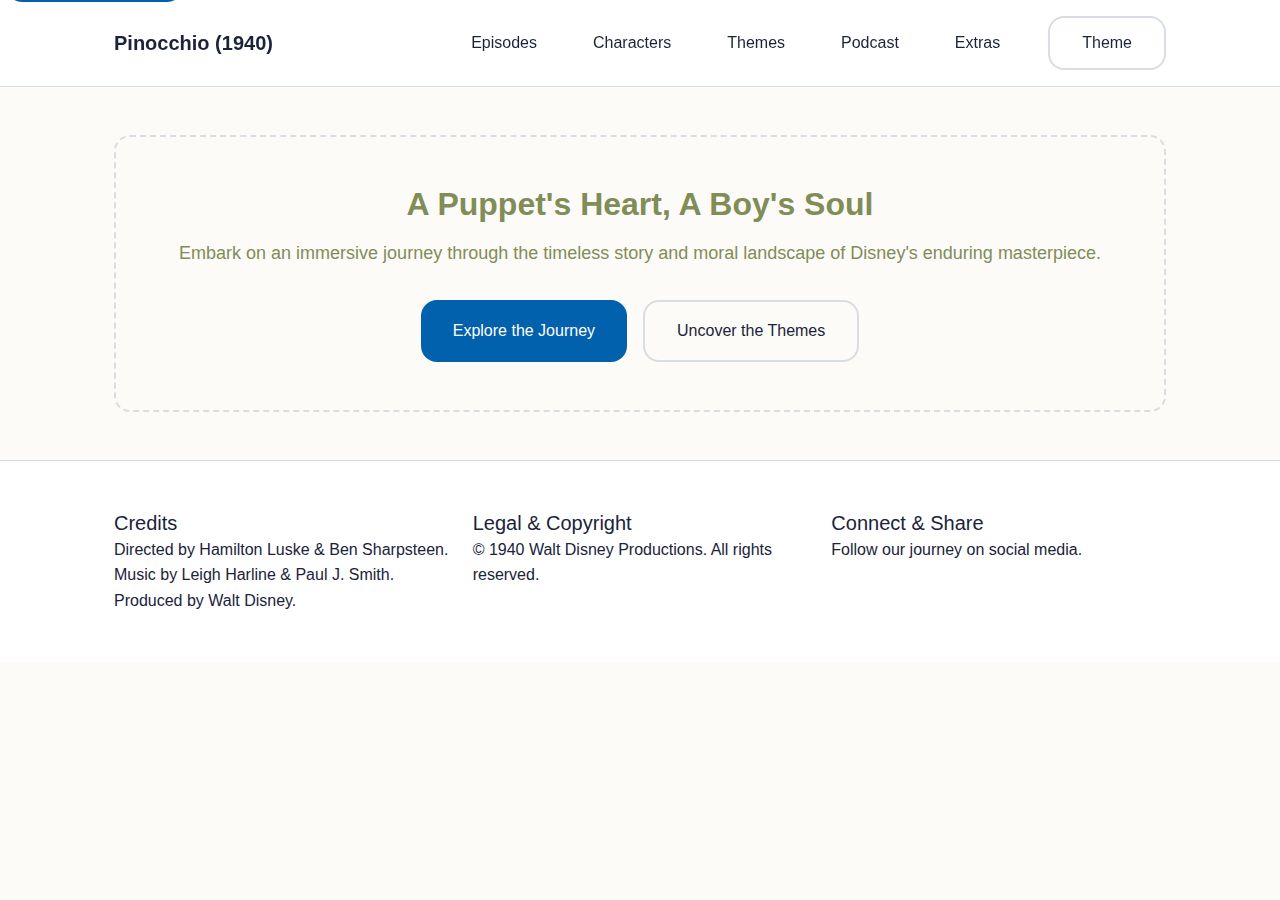
<file: development/site/index.html>
<!DOCTYPE html>
<html lang="en">
<head>
    <meta charset="UTF-8">
    <meta name="viewport" content="width=device-width, initial-scale=1.0">
    <title>The Moral Journey • Pinocchio (1940)</title>
    <meta name="description" content="Explore the profound moral journey and timeless lessons of Walt Disney's Pinocchio (1940) through an immersive digital exhibit.">
    <meta property="og:title" content="Pinocchio (1940) • A Moral Journey">
    <meta property="og:description" content="Discover the characters, themes, and life lessons of Disney's classic animated film, Pinocchio.">
    <meta property="og:image" content="[OG Image Placeholder - Pinocchio (1940)]">
    
    <link rel="stylesheet" href="site.css">
</head>
<body>
    <a href="#main" class="skip-link">Skip to main content</a>
    
    <header class="nav">
        <div class="container">
            <div class="nav-content">
                <a href="index.html" class="nav-brand">Pinocchio (1940)</a>
                <nav>
                    <ul class="nav-links">
                        <li><a href="episodes.html" class="nav-link">Episodes</a></li>
                        <li><a href="characters.html" class="nav-link">Characters</a></li>
                        <li><a href="themes.html" class="nav-link">Themes</a></li>
                        <li><a href="podcast.html" class="nav-link">Podcast</a></li>
                        <li><a href="extras.html" class="nav-link">Extras</a></li>
                    </ul>
                </nav>
                <button class="btn btn-outline theme-toggle" type="button">Theme</button>
            </div>
        </div>
    </header>
    
    <main id="main">
        <section class="hero">
            <div class="container">
                <div class="placeholder-box" role="img" aria-label="Placeholder: Hero visual of Pinocchio">
                    <h1>A Puppet's Heart, A Boy's Soul</h1>
                    <p>Embark on an immersive journey through the timeless story and moral landscape of Disney's enduring masterpiece.</p>
                    <div class="hero-actions">
                        <a href="episodes.html" class="btn btn-primary">Explore the Journey</a>
                        <a href="themes.html" class="btn btn-outline">Uncover the Themes</a>
                    </div>
                </div>
            </div>
        </section>
    </main>
    
    <footer class="section" style="background: var(--surface); border-top: 1px solid var(--border);">
        <div class="container">
            <div class="grid grid-3">
                <div>
                    <h3>Credits</h3>
                    <p>Directed by Hamilton Luske & Ben Sharpsteen. Music by Leigh Harline & Paul J. Smith. Produced by Walt Disney.</p>
                </div>
                <div>
                    <h3>Legal & Copyright</h3>
                    <p>© 1940 Walt Disney Productions. All rights reserved.</p>
                </div>
                <div>
                    <h3>Connect & Share</h3>
                    <p>Follow our journey on social media.</p>
                </div>
            </div>
        </div>
    </footer>
    
    <script src="site.js" defer></script>
</body>
</html>
</file>
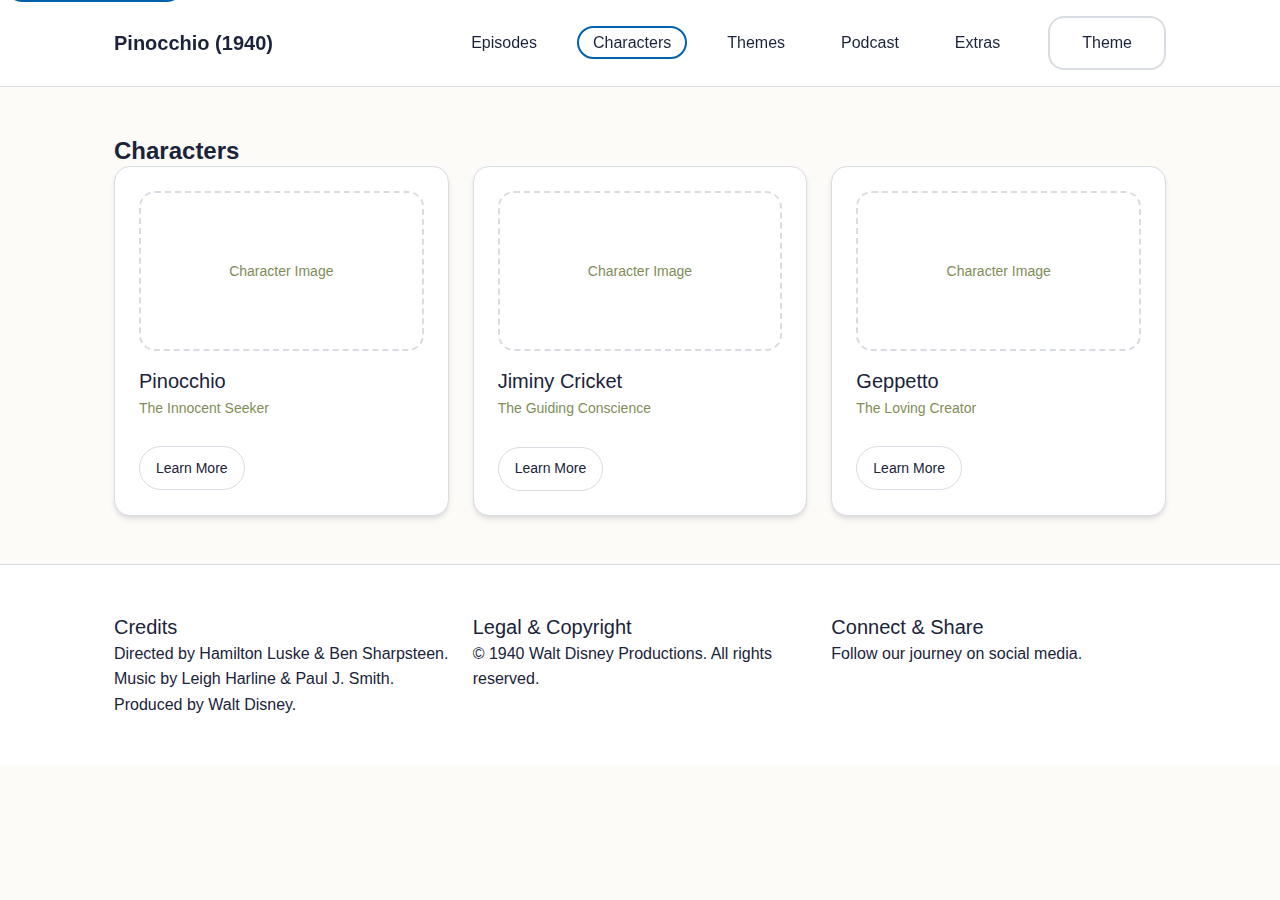
<file: development/site/characters.html>
<!DOCTYPE html>
<html lang="en">
<head>
    <meta charset="UTF-8">
    <meta name="viewport" content="width=device-width, initial-scale=1.0">
    <title>Characters • Pinocchio (1940)</title>
    <meta name="description" content="Meet the iconic characters of Walt Disney's Pinocchio (1940) and understand their roles in this timeless tale of morality.">
    <meta property="og:title" content="Pinocchio (1940) • Characters">
    <meta property="og:description" content="Discover the cast of memorable characters from Disney's classic animated film.">
    <meta property="og:image" content="[OG Image Placeholder - Pinocchio (1940) Characters]">
    
    <link rel="stylesheet" href="site.css">
</head>
<body>
    <a href="#main" class="skip-link">Skip to main content</a>
    
    <header class="nav">
        <div class="container">
            <div class="nav-content">
                <a href="index.html" class="nav-brand">Pinocchio (1940)</a>
                <nav>
                    <ul class="nav-links">
                        <li><a href="episodes.html" class="nav-link">Episodes</a></li>
                        <li><a href="characters.html" class="nav-link">Characters</a></li>
                        <li><a href="themes.html" class="nav-link">Themes</a></li>
                        <li><a href="podcast.html" class="nav-link">Podcast</a></li>
                        <li><a href="extras.html" class="nav-link">Extras</a></li>
                    </ul>
                </nav>
                <button class="btn btn-outline theme-toggle" type="button">Theme</button>
            </div>
        </div>
    </header>
    
    <main id="main">
        <section id="characters" class="section">
            <div class="container">
                <h2>Characters</h2>
                <div class="grid grid-3">
                    <article class="card">
                        <div class="placeholder-media" role="img" aria-label="Placeholder: Character image of Pinocchio">Character Image</div>
                        <h3>Pinocchio</h3>
                        <small>The Innocent Seeker</small>
                        <br><br>
                        <a href="#character-1" class="chip">Learn More</a>
                    </article>
                    <article class="card">
                        <div class="placeholder-media" role="img" aria-label="Placeholder: Character image of Jiminy Cricket">Character Image</div>
                        <h3>Jiminy Cricket</h3>
                        <small>The Guiding Conscience</small>
                        <br><br>
                        <a href="#character-2" class="chip">Learn More</a>
                    </article>
                    <article class="card">
                        <div class="placeholder-media" role="img" aria-label="Placeholder: Character image of Geppetto">Character Image</div>
                        <h3>Geppetto</h3>
                        <small>The Loving Creator</small>
                        <br><br>
                        <a href="#character-3" class="chip">Learn More</a>
                    </article>
                </div>
            </div>
        </section>
    </main>
    
    <footer class="section" style="background: var(--surface); border-top: 1px solid var(--border);">
        <div class="container">
            <div class="grid grid-3">
                <div>
                    <h3>Credits</h3>
                    <p>Directed by Hamilton Luske & Ben Sharpsteen. Music by Leigh Harline & Paul J. Smith. Produced by Walt Disney.</p>
                </div>
                <div>
                    <h3>Legal & Copyright</h3>
                    <p>© 1940 Walt Disney Productions. All rights reserved.</p>
                </div>
                <div>
                    <h3>Connect & Share</h3>
                    <p>Follow our journey on social media.</p>
                </div>
            </div>
        </div>
    </footer>

    <!-- Hidden anchor targets for navigation within this page -->
    <div id="character-1" tabindex="-1"></div>
    <div id="character-2" tabindex="-1"></div>
    <div id="character-3" tabindex="-1"></div>

    <script src="site.js" defer></script>
</body>
</html>
</file>
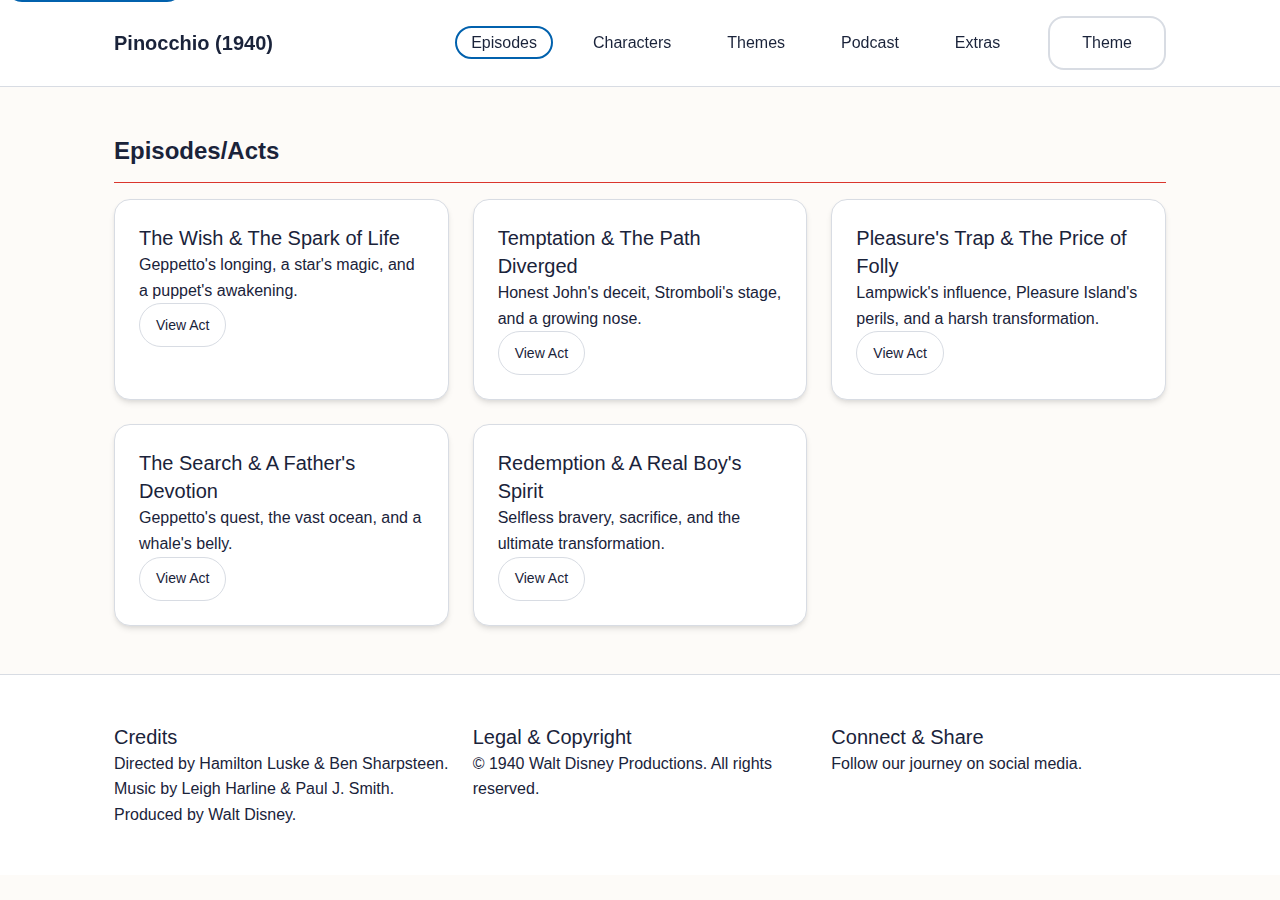
<file: development/site/episodes.html>
<!DOCTYPE html>
<html lang="en">
<head>
    <meta charset="UTF-8">
    <meta name="viewport" content="width=device-width, initial-scale=1.0">
    <title>Episodes/Acts • Pinocchio (1940)</title>
    <meta name="description" content="Dive into the five acts of Pinocchio's moral journey, exploring key moments and lessons from the classic 1940 film.">
    <meta property="og:title" content="Pinocchio (1940) • Episodes/Acts">
    <meta property="og:description" content="Explore the episodic structure and pivotal moments of Disney's Pinocchio.">
    <meta property="og:image" content="[OG Image Placeholder - Pinocchio (1940) Episodes]">
    
    <link rel="stylesheet" href="site.css">
</head>
<body>
    <a href="#main" class="skip-link">Skip to main content</a>
    
    <header class="nav">
        <div class="container">
            <div class="nav-content">
                <a href="index.html" class="nav-brand">Pinocchio (1940)</a>
                <nav>
                    <ul class="nav-links">
                        <li><a href="episodes.html" class="nav-link">Episodes</a></li>
                        <li><a href="characters.html" class="nav-link">Characters</a></li>
                        <li><a href="themes.html" class="nav-link">Themes</a></li>
                        <li><a href="podcast.html" class="nav-link">Podcast</a></li>
                        <li><a href="extras.html" class="nav-link">Extras</a></li>
                    </ul>
                </nav>
                <button class="btn btn-outline theme-toggle" type="button">Theme</button>
            </div>
        </div>
    </header>
    
    <main id="main">
        <section id="episodes" class="section">
            <div class="container">
                <h2>Episodes/Acts</h2>
                <div class="string-rule"></div>
                <div class="grid grid-3">
                    <article class="card">
                        <h3>The Wish & The Spark of Life</h3>
                        <p>Geppetto's longing, a star's magic, and a puppet's awakening.</p>
                        <a href="#act-1" class="chip">View Act</a>
                    </article>
                    <article class="card">
                        <h3>Temptation & The Path Diverged</h3>
                        <p>Honest John's deceit, Stromboli's stage, and a growing nose.</p>
                        <a href="#act-2" class="chip">View Act</a>
                    </article>
                    <article class="card">
                        <h3>Pleasure's Trap & The Price of Folly</h3>
                        <p>Lampwick's influence, Pleasure Island's perils, and a harsh transformation.</p>
                        <a href="#act-3" class="chip">View Act</a>
                    </article>
                    <article class="card">
                        <h3>The Search & A Father's Devotion</h3>
                        <p>Geppetto's quest, the vast ocean, and a whale's belly.</p>
                        <a href="#act-4" class="chip">View Act</a>
                    </article>
                    <article class="card">
                        <h3>Redemption & A Real Boy's Spirit</h3>
                        <p>Selfless bravery, sacrifice, and the ultimate transformation.</p>
                        <a href="#act-5" class="chip">View Act</a>
                    </article>
                </div>
            </div>
        </section>
    </main>
    
    <footer class="section" style="background: var(--surface); border-top: 1px solid var(--border);">
        <div class="container">
            <div class="grid grid-3">
                <div>
                    <h3>Credits</h3>
                    <p>Directed by Hamilton Luske & Ben Sharpsteen. Music by Leigh Harline & Paul J. Smith. Produced by Walt Disney.</p>
                </div>
                <div>
                    <h3>Legal & Copyright</h3>
                    <p>© 1940 Walt Disney Productions. All rights reserved.</p>
                </div>
                <div>
                    <h3>Connect & Share</h3>
                    <p>Follow our journey on social media.</p>
                </div>
            </div>
        </div>
    </footer>

    <!-- Hidden anchor targets for navigation within this page -->
    <div id="act-1" tabindex="-1"></div>
    <div id="act-2" tabindex="-1"></div>
    <div id="act-3" tabindex="-1"></div>
    <div id="act-4" tabindex="-1"></div>
    <div id="act-5" tabindex="-1"></div>

    <script src="site.js" defer></script>
</body>
</html>
</file>
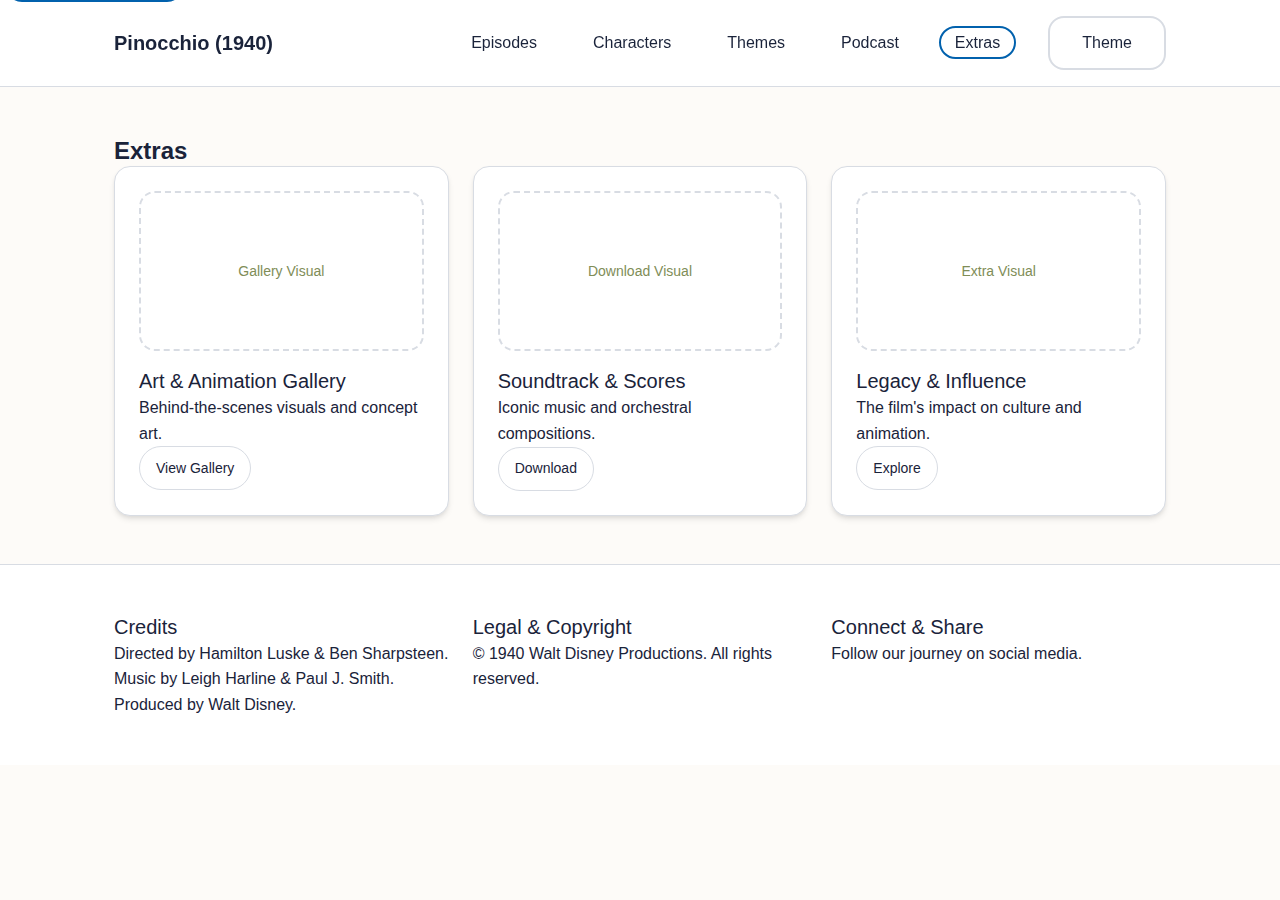
<file: development/site/extras.html>
<!DOCTYPE html>
<html lang="en">
<head>
    <meta charset="UTF-8">
    <meta name="viewport" content="width=device-width, initial-scale=1.0">
    <title>Extras • Pinocchio (1940)</title>
    <meta name="description" content="Discover additional content related to Walt Disney's Pinocchio (1940), including galleries, downloads, and insights into its enduring legacy.">
    <meta property="og:title" content="Pinocchio (1940) • Extras">
    <meta property="og:description" content="Explore galleries, downloads, and the cultural impact of Disney's classic animated film.">
    <meta property="og:image" content="[OG Image Placeholder - Pinocchio (1940) Extras]">
    
    <link rel="stylesheet" href="site.css">
</head>
<body>
    <a href="#main" class="skip-link">Skip to main content</a>
    
    <header class="nav">
        <div class="container">
            <div class="nav-content">
                <a href="index.html" class="nav-brand">Pinocchio (1940)</a>
                <nav>
                    <ul class="nav-links">
                        <li><a href="episodes.html" class="nav-link">Episodes</a></li>
                        <li><a href="characters.html" class="nav-link">Characters</a></li>
                        <li><a href="themes.html" class="nav-link">Themes</a></li>
                        <li><a href="podcast.html" class="nav-link">Podcast</a></li>
                        <li><a href="extras.html" class="nav-link">Extras</a></li>
                    </ul>
                </nav>
                <button class="btn btn-outline theme-toggle" type="button">Theme</button>
            </div>
        </div>
    </header>
    
    <main id="main">
        <section id="extras" class="section">
            <div class="container">
                <h2>Extras</h2>
                <div class="grid grid-3">
                    <article class="card">
                        <div class="placeholder-media" role="img" aria-label="Placeholder: Gallery visual of concept art">Gallery Visual</div>
                        <h3>Art & Animation Gallery</h3>
                        <p>Behind-the-scenes visuals and concept art.</p>
                        <a href="#gallery" class="chip">View Gallery</a>
                    </article>
                    <article class="card">
                        <div class="placeholder-media" role="img" aria-label="Placeholder: Download visual for soundtrack">Download Visual</div>
                        <h3>Soundtrack & Scores</h3>
                        <p>Iconic music and orchestral compositions.</p>
                        <a href="#downloads" class="chip">Download</a>
                    </article>
                    <article class="card">
                        <div class="placeholder-media" role="img" aria-label="Placeholder: Extra visual of film legacy">Extra Visual</div>
                        <h3>Legacy & Influence</h3>
                        <p>The film's impact on culture and animation.</p>
                        <a href="#extra" class="chip">Explore</a>
                    </article>
                </div>
            </div>
        </section>
    </main>
    
    <footer class="section" style="background: var(--surface); border-top: 1px solid var(--border);">
        <div class="container">
            <div class="grid grid-3">
                <div>
                    <h3>Credits</h3>
                    <p>Directed by Hamilton Luske & Ben Sharpsteen. Music by Leigh Harline & Paul J. Smith. Produced by Walt Disney.</p>
                </div>
                <div>
                    <h3>Legal & Copyright</h3>
                    <p>© 1940 Walt Disney Productions. All rights reserved.</p>
                </div>
                <div>
                    <h3>Connect & Share</h3>
                    <p>Follow our journey on social media.</p>
                </div>
            </div>
        </div>
    </footer>

    <!-- Hidden anchor targets for navigation within this page -->
    <div id="gallery" tabindex="-1"></div>
    <div id="downloads" tabindex="-1"></div>
    <div id="extra" tabindex="-1"></div>

    <script src="site.js" defer></script>
</body>
</html>
</file>
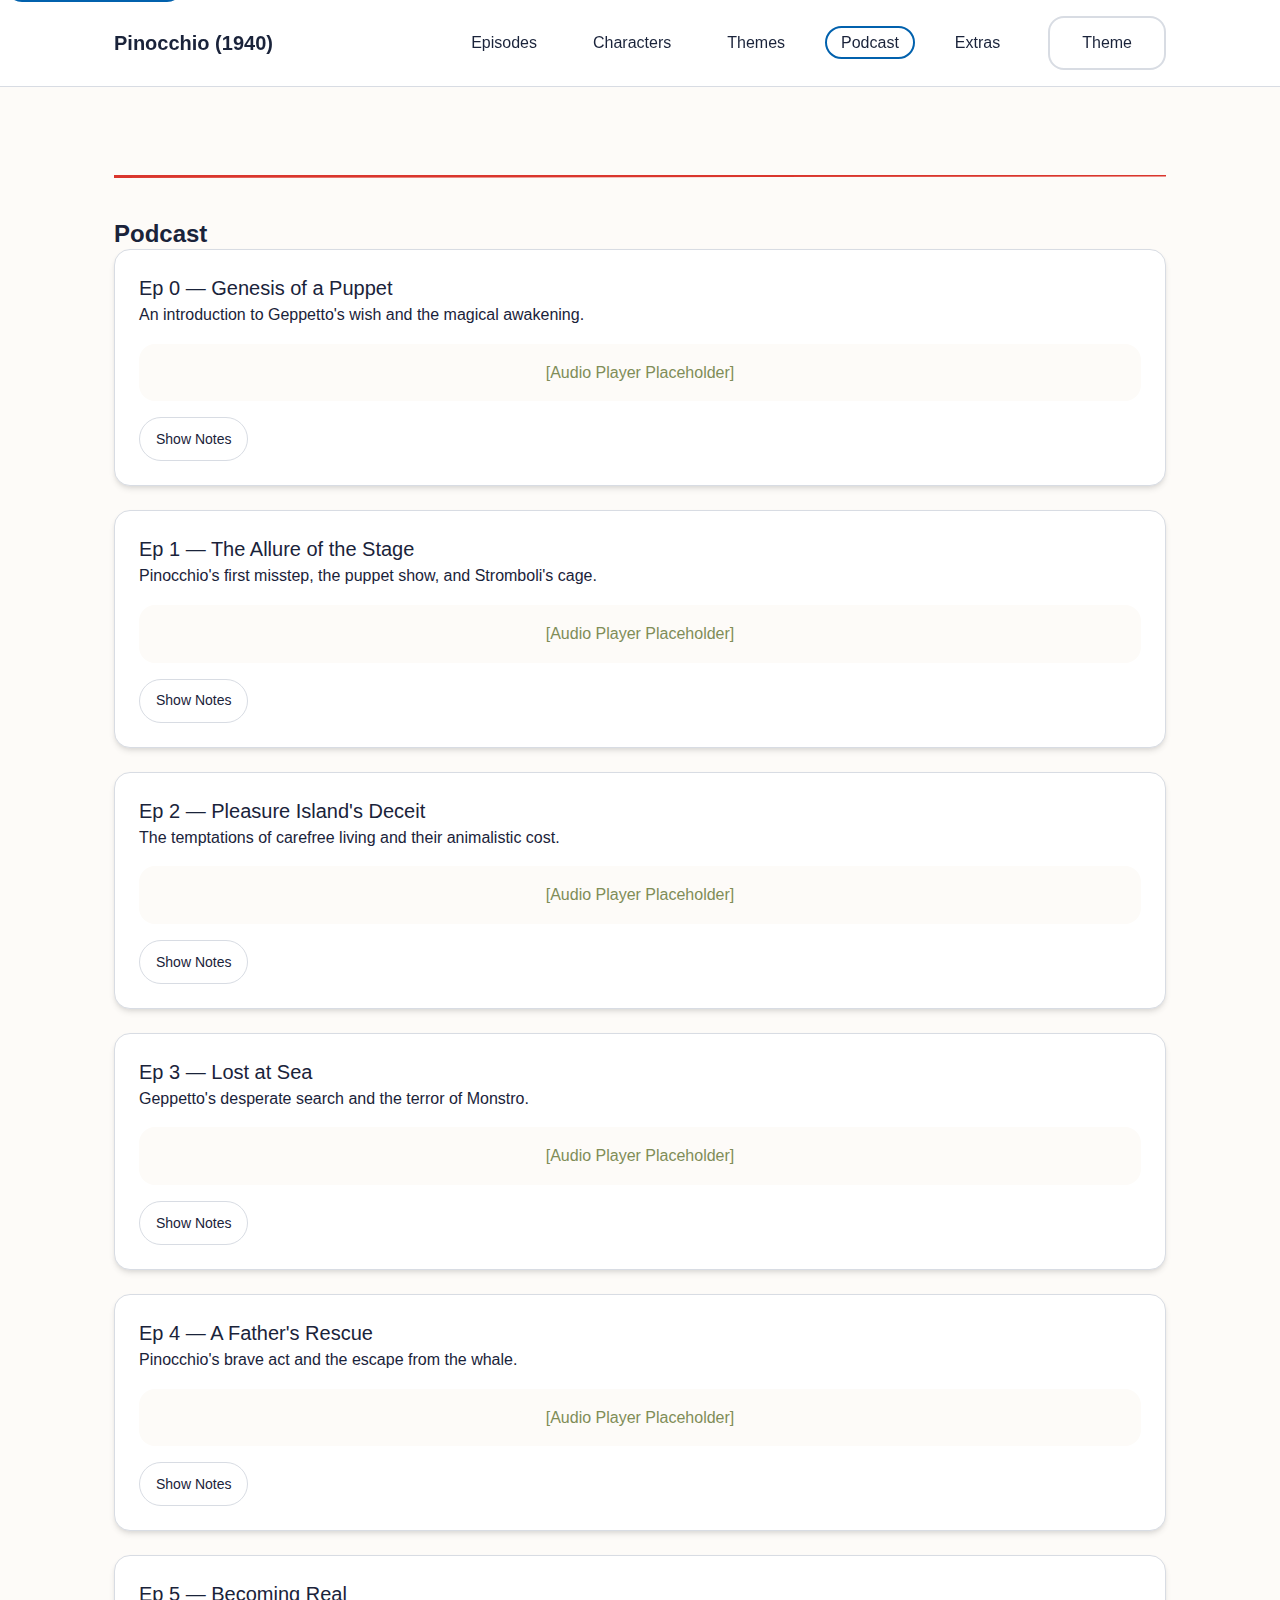
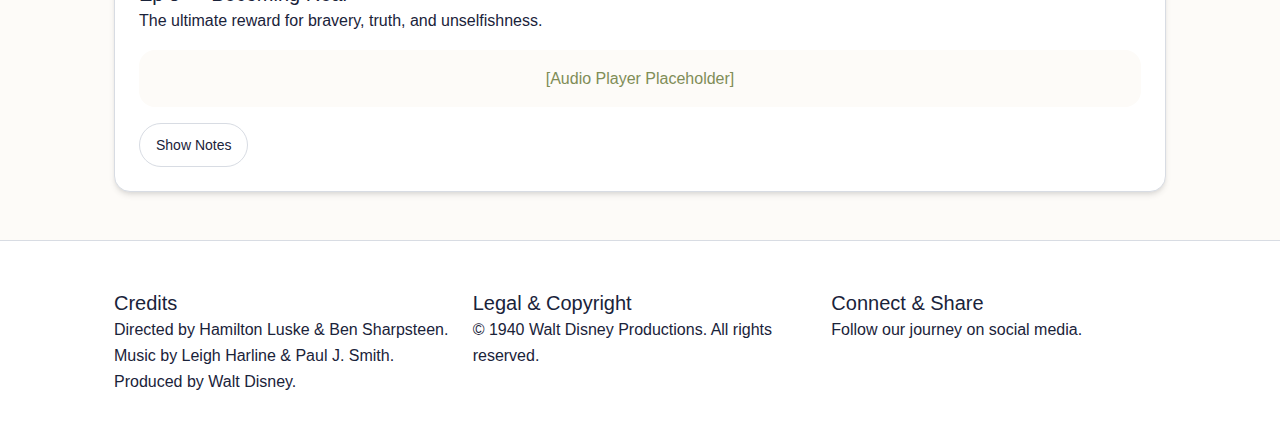
<file: development/site/podcast.html>
<!DOCTYPE html>
<html lang="en">
<head>
    <meta charset="UTF-8">
    <meta name="viewport" content="width=device-width, initial-scale=1.0">
    <title>Podcast • Pinocchio (1940)</title>
    <meta name="description" content="Listen to our podcast series exploring the making, meaning, and lasting impact of Walt Disney's Pinocchio (1940).">
    <meta property="og:title" content="Pinocchio (1940) • Podcast">
    <meta property="og:description" content="A deep dive into the classic film, its themes, characters, and cultural legacy.">
    <meta property="og:image" content="[OG Image Placeholder - Pinocchio (1940) Podcast]">
    
    <link rel="stylesheet" href="site.css">
</head>
<body>
    <a href="#main" class="skip-link">Skip to main content</a>
    
    <header class="nav">
        <div class="container">
            <div class="nav-content">
                <a href="index.html" class="nav-brand">Pinocchio (1940)</a>
                <nav>
                    <ul class="nav-links">
                        <li><a href="episodes.html" class="nav-link">Episodes</a></li>
                        <li><a href="characters.html" class="nav-link">Characters</a></li>
                        <li><a href="themes.html" class="nav-link">Themes</a></li>
                        <li><a href="podcast.html" class="nav-link">Podcast</a></li>
                        <li><a href="extras.html" class="nav-link">Extras</a></li>
                    </ul>
                </nav>
                <button class="btn btn-outline theme-toggle" type="button">Theme</button>
            </div>
        </div>
    </header>
    
    <main id="main">
        <section id="podcast" class="section">
            <div class="container">
                <div class="wave-divider"></div>
                <h2>Podcast</h2>
                <div class="grid">
                    <article class="card">
                        <h3>Ep 0 — Genesis of a Puppet</h3>
                        <p>An introduction to Geppetto's wish and the magical awakening.</p>
                        <div style="background: var(--bg); padding: var(--space-2); border-radius: var(--radius); margin: var(--space-2) 0; text-align: center; color: var(--muted);" aria-label="Audio player placeholder">
                            [Audio Player Placeholder]
                        </div>
                        <a href="#show-notes-0" class="chip">Show Notes</a>
                    </article>
                    <article class="card">
                        <h3>Ep 1 — The Allure of the Stage</h3>
                        <p>Pinocchio's first misstep, the puppet show, and Stromboli's cage.</p>
                        <div style="background: var(--bg); padding: var(--space-2); border-radius: var(--radius); margin: var(--space-2) 0; text-align: center; color: var(--muted);" aria-label="Audio player placeholder">
                            [Audio Player Placeholder]
                        </div>
                        <a href="#show-notes-1" class="chip">Show Notes</a>
                    </article>
                    <article class="card">
                        <h3>Ep 2 — Pleasure Island's Deceit</h3>
                        <p>The temptations of carefree living and their animalistic cost.</p>
                        <div style="background: var(--bg); padding: var(--space-2); border-radius: var(--radius); margin: var(--space-2) 0; text-align: center; color: var(--muted);" aria-label="Audio player placeholder">
                            [Audio Player Placeholder]
                        </div>
                        <a href="#show-notes-2" class="chip">Show Notes</a>
                    </article>
                    <article class="card">
                        <h3>Ep 3 — Lost at Sea</h3>
                        <p>Geppetto's desperate search and the terror of Monstro.</p>
                        <div style="background: var(--bg); padding: var(--space-2); border-radius: var(--radius); margin: var(--space-2) 0; text-align: center; color: var(--muted);" aria-label="Audio player placeholder">
                            [Audio Player Placeholder]
                        </div>
                        <a href="#show-notes-3" class="chip">Show Notes</a>
                    </article>
                    <article class="card">
                        <h3>Ep 4 — A Father's Rescue</h3>
                        <p>Pinocchio's brave act and the escape from the whale.</p>
                        <div style="background: var(--bg); padding: var(--space-2); border-radius: var(--radius); margin: var(--space-2) 0; text-align: center; color: var(--muted);" aria-label="Audio player placeholder">
                            [Audio Player Placeholder]
                        </div>
                        <a href="#show-notes-4" class="chip">Show Notes</a>
                    </article>
                    <article class="card">
                        <h3>Ep 5 — Becoming Real</h3>
                        <p>The ultimate reward for bravery, truth, and unselfishness.</p>
                        <div style="background: var(--bg); padding: var(--space-2); border-radius: var(--radius); margin: var(--space-2) 0; text-align: center; color: var(--muted);" aria-label="Audio player placeholder">
                            [Audio Player Placeholder]
                        </div>
                        <a href="#show-notes-5" class="chip">Show Notes</a>
                    </article>
                </div>
            </div>
        </section>
    </main>
    
    <footer class="section" style="background: var(--surface); border-top: 1px solid var(--border);">
        <div class="container">
            <div class="grid grid-3">
                <div>
                    <h3>Credits</h3>
                    <p>Directed by Hamilton Luske & Ben Sharpsteen. Music by Leigh Harline & Paul J. Smith. Produced by Walt Disney.</p>
                </div>
                <div>
                    <h3>Legal & Copyright</h3>
                    <p>© 1940 Walt Disney Productions. All rights reserved.</p>
                </div>
                <div>
                    <h3>Connect & Share</h3>
                    <p>Follow our journey on social media.</p>
                </div>
            </div>
        </div>
    </footer>

    <!-- Hidden anchor targets for navigation within this page -->
    <div id="show-notes-0" tabindex="-1"></div>
    <div id="show-notes-1" tabindex="-1"></div>
    <div id="show-notes-2" tabindex="-1"></div>
    <div id="show-notes-3" tabindex="-1"></div>
    <div id="show-notes-4" tabindex="-1"></div>
    <div id="show-notes-5" tabindex="-1"></div>

    <script src="site.js" defer></script>
</body>
</html>
</file>
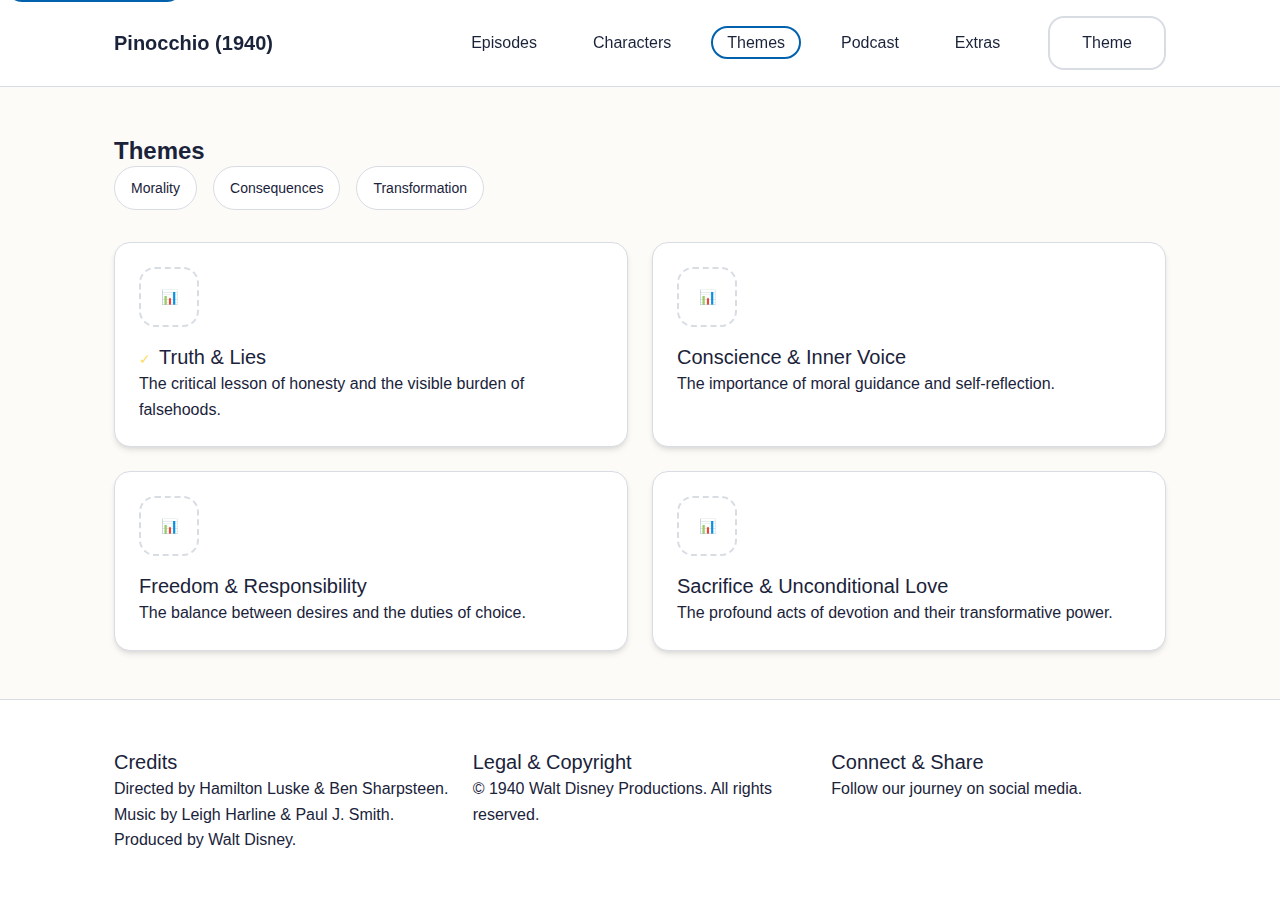
<file: development/site/themes.html>
<!DOCTYPE html>
<html lang="en">
<head>
    <meta charset="UTF-8">
    <meta name="viewport" content="width=device-width, initial-scale=1.0">
    <title>Themes • Pinocchio (1940)</title>
    <meta name="description" content="Explore the profound moral and philosophical themes embedded in Walt Disney's Pinocchio (1940), from truth and lies to freedom and responsibility.">
    <meta property="og:title" content="Pinocchio (1940) • Themes">
    <meta property="og:description" content="Uncover the deeper meanings and timeless lessons presented in Disney's classic Pinocchio.">
    <meta property="og:image" content="[OG Image Placeholder - Pinocchio (1940) Themes]">
    
    <link rel="stylesheet" href="site.css">
</head>
<body>
    <a href="#main" class="skip-link">Skip to main content</a>
    
    <header class="nav">
        <div class="container">
            <div class="nav-content">
                <a href="index.html" class="nav-brand">Pinocchio (1940)</a>
                <nav>
                    <ul class="nav-links">
                        <li><a href="episodes.html" class="nav-link">Episodes</a></li>
                        <li><a href="characters.html" class="nav-link">Characters</a></li>
                        <li><a href="themes.html" class="nav-link">Themes</a></li>
                        <li><a href="podcast.html" class="nav-link">Podcast</a></li>
                        <li><a href="extras.html" class="nav-link">Extras</a></li>
                    </ul>
                </nav>
                <button class="btn btn-outline theme-toggle" type="button">Theme</button>
            </div>
        </div>
    </header>
    
    <main id="main">
        <section id="themes" class="section">
            <div class="container">
                <h2>Themes</h2>
                <div style="display: flex; gap: var(--space-2); flex-wrap: wrap; margin-bottom: var(--space-4);">
                    <span class="chip">Morality</span>
                    <span class="chip">Consequences</span>
                    <span class="chip">Transformation</span>
                </div>
                <div class="grid grid-2">
                    <article class="card">
                        <div class="placeholder-micro">📊</div>
                        <h3 class="nose-tick">Truth & Lies</h3>
                        <p>The critical lesson of honesty and the visible burden of falsehoods.</p>
                    </article>
                    <article class="card">
                        <div class="placeholder-micro">📊</div>
                        <h3>Conscience & Inner Voice</h3>
                        <p>The importance of moral guidance and self-reflection.</p>
                    </article>
                    <article class="card">
                        <div class="placeholder-micro">📊</div>
                        <h3>Freedom & Responsibility</h3>
                        <p>The balance between desires and the duties of choice.</p>
                    </article>
                    <article class="card">
                        <div class="placeholder-micro">📊</div>
                        <h3>Sacrifice & Unconditional Love</h3>
                        <p>The profound acts of devotion and their transformative power.</p>
                    </article>
                </div>
            </div>
        </section>
    </main>
    
    <footer class="section" style="background: var(--surface); border-top: 1px solid var(--border);">
        <div class="container">
            <div class="grid grid-3">
                <div>
                    <h3>Credits</h3>
                    <p>Directed by Hamilton Luske & Ben Sharpsteen. Music by Leigh Harline & Paul J. Smith. Produced by Walt Disney.</p>
                </div>
                <div>
                    <h3>Legal & Copyright</h3>
                    <p>© 1940 Walt Disney Productions. All rights reserved.</p>
                </div>
                <div>
                    <h3>Connect & Share</h3>
                    <p>Follow our journey on social media.</p>
                </div>
            </div>
        </div>
    </footer>

    <script src="site.js" defer></script>
</body>
</html>
</file>
<file: development/site/site.css>
/* Design Tokens */
:root {
    --ink: #1A233A; /* Deep Slate Blue (derived from Pinocchio's bowtie for main text contrast) */
    --bg: #FDFBF8; /* Subtle Warm Off-White */
    --surface: #FFFFFF; /* Clean White */

    /* Pinocchio Palette Accents for Immersive Style */
    --accent-interactive: #0161ad; /* Pinocchio's Bowtie Blue - for primary interactive elements (buttons, links, focus) */
    --accent-red-motif: #da362d; /* Pinocchio's Trousers Red - for string rules, wave divider (bold motifs) */
    --accent-gold-motif: #fedc5e; /* Pinocchio's Cap Gold - for nose tick, subtle highlights (specific motifs) */

    --muted: #808d57; /* Jiminy Cricket Green/Brown - for secondary text, placeholders */
    --border: #D8DCE3; /* Light Blue-Grey */
    --nav-bg: rgba(255, 255, 255, 0.9);

    --radius: 16px;
    --radius-sm: 24px;
    --radius-lg: 24px;

    --shadow-sm: 0 1px 2px 0 rgba(0, 0, 0, 0.05);
    --shadow-md: 0 4px 6px -1px rgba(0, 0, 0, 0.1), 0 2px 4px -1px rgba(0, 0, 0, 0.06);

    --space-1: 0.5rem;
    --space-2: 1rem;
    --space-3: 1.5rem;
    --space-4: 2rem;
    --space-5: 2.5rem;
    --space-6: 3rem;

    --step--1: 0.875rem;
    --step-0: 1rem;
    --step-1: 1.125rem;
    --step-2: 1.25rem;
    --step-3: 1.5rem;
    --step-4: 2rem;

    --ease-standard: cubic-bezier(0.4, 0, 0.2, 1);
    --dur-fast: 150ms;
    --dur-slow: 300ms;
}

/* Sepia Theme */
[data-theme="sepia"] {
    --ink: #463c2b;
    --bg: #f4ecd8;
    --surface: #fffaf0;
    --accent-interactive: #b66b00;
    --muted: #7a6a54;
    --border: #d0c5b3;
    --nav-bg: rgba(255, 250, 240, 0.9);
}

/* Celestial Theme */
[data-theme="celestial"] {
    --ink: #102a43;
    --bg: #e7f1ff;
    --surface: #ffffff;
    --accent-interactive: #006dce;
    --muted: #5c6b8a;
    --border: #c5d5e5;
    --nav-bg: rgba(231, 241, 255, 0.9);
}

/* Base Styles */
* {
    margin: 0;
    padding: 0;
    box-sizing: border-box;
}

body {
    font-family: -apple-system, BlinkMacSystemFont, "Segoe UI", Roboto, sans-serif;
    line-height: 1.6;
    color: var(--ink);
    background: var(--bg);
}

/* Typography */
h1 { font-size: var(--step-4); font-weight: 600; line-height: 1.2; }
h2 { font-size: var(--step-3); font-weight: 600; line-height: 1.3; }
h3 { font-size: var(--step-2); font-weight: 500; line-height: 1.4; }
p { font-size: var(--step-0); }
small { font-size: var(--step--1); color: var(--muted); }

/* Layout */
.container {
    max-width: 1100px;
    margin: 0 auto;
    padding: 0 var(--space-3);
}

.section {
    padding: var(--space-6) 0;
}

.grid {
    display: grid;
    gap: var(--space-3);
    grid-template-columns: 1fr;
}

@media (min-width: 720px) {
    .grid-3 { grid-template-columns: repeat(3, 1fr); }
    .grid-2 { grid-template-columns: repeat(2, 1fr); }
}

/* Navigation */
.nav {
    position: sticky;
    top: 0;
    background: var(--nav-bg);
    backdrop-filter: blur(10px);
    border-bottom: 1px solid var(--border);
    z-index: 100;
    padding: var(--space-2) 0;
}

.nav-content {
    display: flex;
    align-items: center;
    gap: var(--space-2);
}

.nav-content nav {
    margin-left: auto;
}

.theme-toggle {
    margin-left: var(--space-2);
}

.nav-brand {
    font-size: var(--step-2);
    font-weight: 600;
    color: var(--ink);
    text-decoration: none;
}

.nav-links {
    display: flex;
    gap: var(--space-3);
    list-style: none;
}

.nav-link {
    color: var(--ink);
    text-decoration: none;
    padding: var(--space-1) var(--space-2);
    border-radius: var(--radius-sm);
    transition: all var(--dur-fast) var(--ease-standard);
}

.nav-link:hover,
.nav-link:focus-visible {
    background: var(--accent-interactive);
    color: white;
    outline: 2px solid var(--accent-interactive);
    outline-offset: 2px;
}

.nav-link.active {
    outline: 2px solid var(--accent-interactive);
    outline-offset: -2px;
}

/* Skip Link */
.skip-link {
    position: absolute;
    top: -40px;
    left: 6px;
    background: var(--accent-interactive);
    color: white; 
    padding: var(--space-1) var(--space-2);
    text-decoration: none;
    border-radius: var(--radius);
    z-index: 200;
}

.skip-link:focus {
    top: 6px;
}

/* Components */
.card {
    background: var(--surface);
    border: 1px solid var(--border);
    border-radius: var(--radius);
    padding: var(--space-3);
    box-shadow: var(--shadow-md);
    transition: all var(--dur-fast) var(--ease-standard);
}

.card:hover {
    box-shadow: 0 8px 25px -8px rgba(0, 0, 0, 0.15);
    transform: translateY(-2px);
}

.chip {
    display: inline-block;
    padding: var(--space-1) var(--space-2);
    border: 1px solid var(--border);
    border-radius: var(--radius-sm);
    background: var(--surface);
    color: var(--ink);
    text-decoration: none;
    font-size: var(--step--1);
    transition: all var(--dur-fast) var(--ease-standard);
    min-height: 44px;
    display: inline-flex;
    align-items: center;
}

.chip:hover, .chip:focus-visible {
    border-color: var(--accent-interactive);
    outline: 2px solid var(--accent-interactive);
    outline-offset: 2px;
}

.btn {
    padding: var(--space-2) var(--space-4);
    border-radius: var(--radius);
    font-size: var(--step-0);
    font-weight: 500;
    text-decoration: none;
    border: none;
    cursor: pointer;
    transition: all var(--dur-fast) var(--ease-standard);
    min-height: 44px;
    display: inline-flex;
    align-items: center;
    justify-content: center;
}

.btn-primary {
    background: var(--accent-interactive);
    color: white; 
}

.btn-primary:hover, .btn-primary:focus-visible {
    background: var(--ink); /* Dark ink for hover */
    color: white; 
    outline: 2px solid var(--accent-interactive);
    outline-offset: 2px;
}

.btn-outline {
    background: transparent;
    color: var(--ink);
    border: 2px solid var(--border);
}

.btn-outline:hover, .btn-outline:focus-visible {
    border-color: var(--accent-interactive);
    background: var(--accent-interactive);
    color: white; 
    outline: 2px solid var(--accent-interactive);
    outline-offset: 2px;
}

/* Placeholder Elements */
.placeholder-box {
    border: 2px dashed var(--border);
    border-radius: var(--radius);
    padding: var(--space-6);
    text-align: center;
    color: var(--muted);
    background: var(--bg);
}

.placeholder-media {
    aspect-ratio: 16/9;
    border: 2px dashed var(--border);
    border-radius: var(--radius);
    display: flex;
    align-items: center;
    justify-content: center;
    color: var(--muted);
    font-size: var(--step--1);
    margin-bottom: var(--space-2);
}

.placeholder-micro {
    aspect-ratio: 1;
    height: 60px;
    border: 2px dashed var(--border);
    border-radius: var(--radius);
    display: flex;
    align-items: center;
    justify-content: center;
    color: var(--muted);
    font-size: var(--step--1);
    margin-bottom: var(--space-2);
}

/* Hero Section */
.hero {
    text-align: center;
    padding: var(--space-6) 0;
}

.hero h1 {
    margin-bottom: var(--space-2);
}

.hero p {
    margin-bottom: var(--space-4);
    font-size: var(--step-1);
    color: var(--muted);
}

.hero-actions {
    display: flex;
    gap: var(--space-2);
    justify-content: center;
    flex-wrap: wrap;
}

/* Motifs */
.string-rule {
    height: 1px;
    background: var(--accent-red-motif); /* Red for string rule, echoing Pinocchio's trousers */
    width: 100%;
    margin: var(--space-2) 0;
}

.nose-tick::before {
    content: "✓";
    color: var(--accent-gold-motif); /* Gold for nose tick, referencing Pinocchio's cap */
    font-size: var(--step--1);
    margin-right: var(--space-1);
}

.wave-divider {
    height: 3px;
    background: var(--accent-red-motif); /* Red for wave divider, referencing sea sequences as a bold marker */
    margin: var(--space-5) 0;
    clip-path: polygon(0 0, 100% 0, 100% 50%, 0 100%);
}

/* Accessibility */
@media (prefers-reduced-motion: reduce) {
    *, *::before, *::after {
        animation-duration: 0.01ms !important;
        animation-iteration-count: 1 !important;
        transition-duration: 0.01ms !important;
    }
}

/* Focus visible */
:focus-visible {
    outline: 2px solid var(--accent-interactive);
    outline-offset: 2px;
}

/* Mobile adjustments */
@media (max-width: 719px) {
    .nav-links {
        display: none;
    }
    
    .hero-actions {
        flex-direction: column;
        align-items: center;
    }
}
</file>
